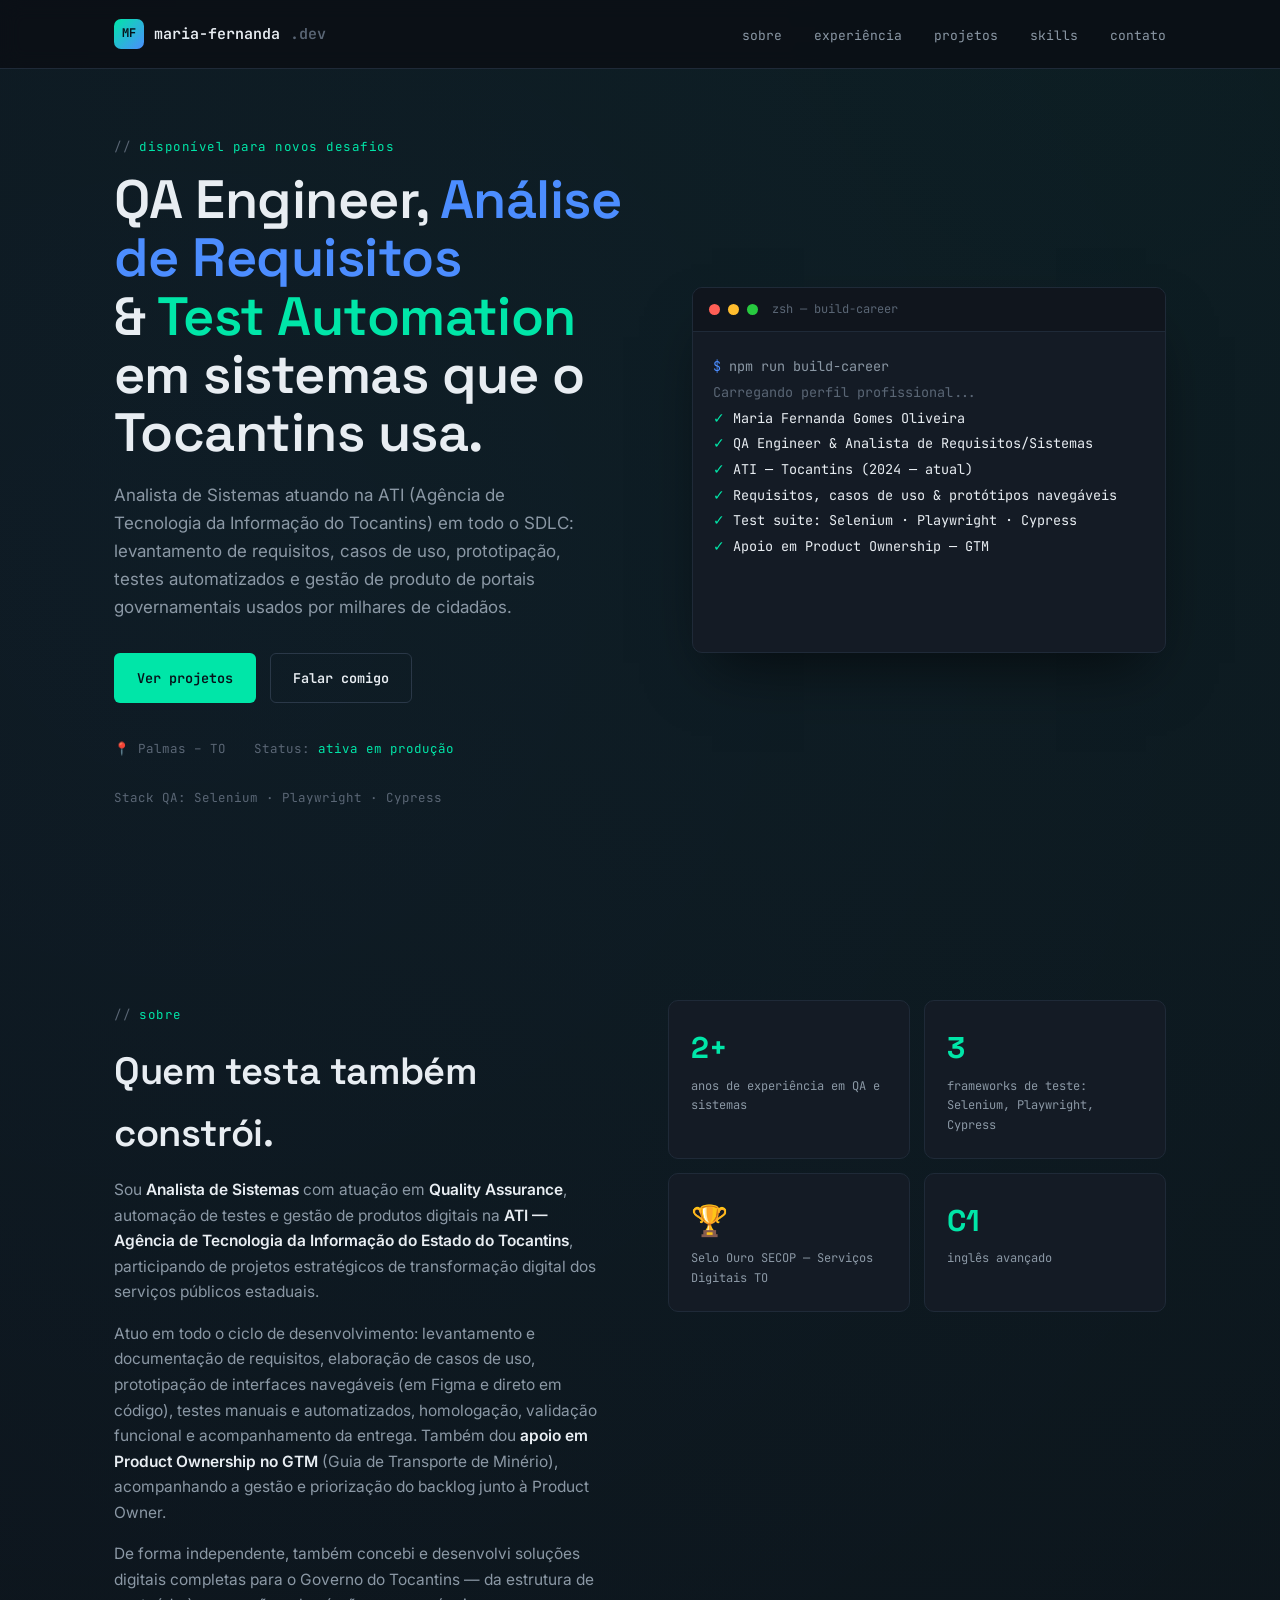
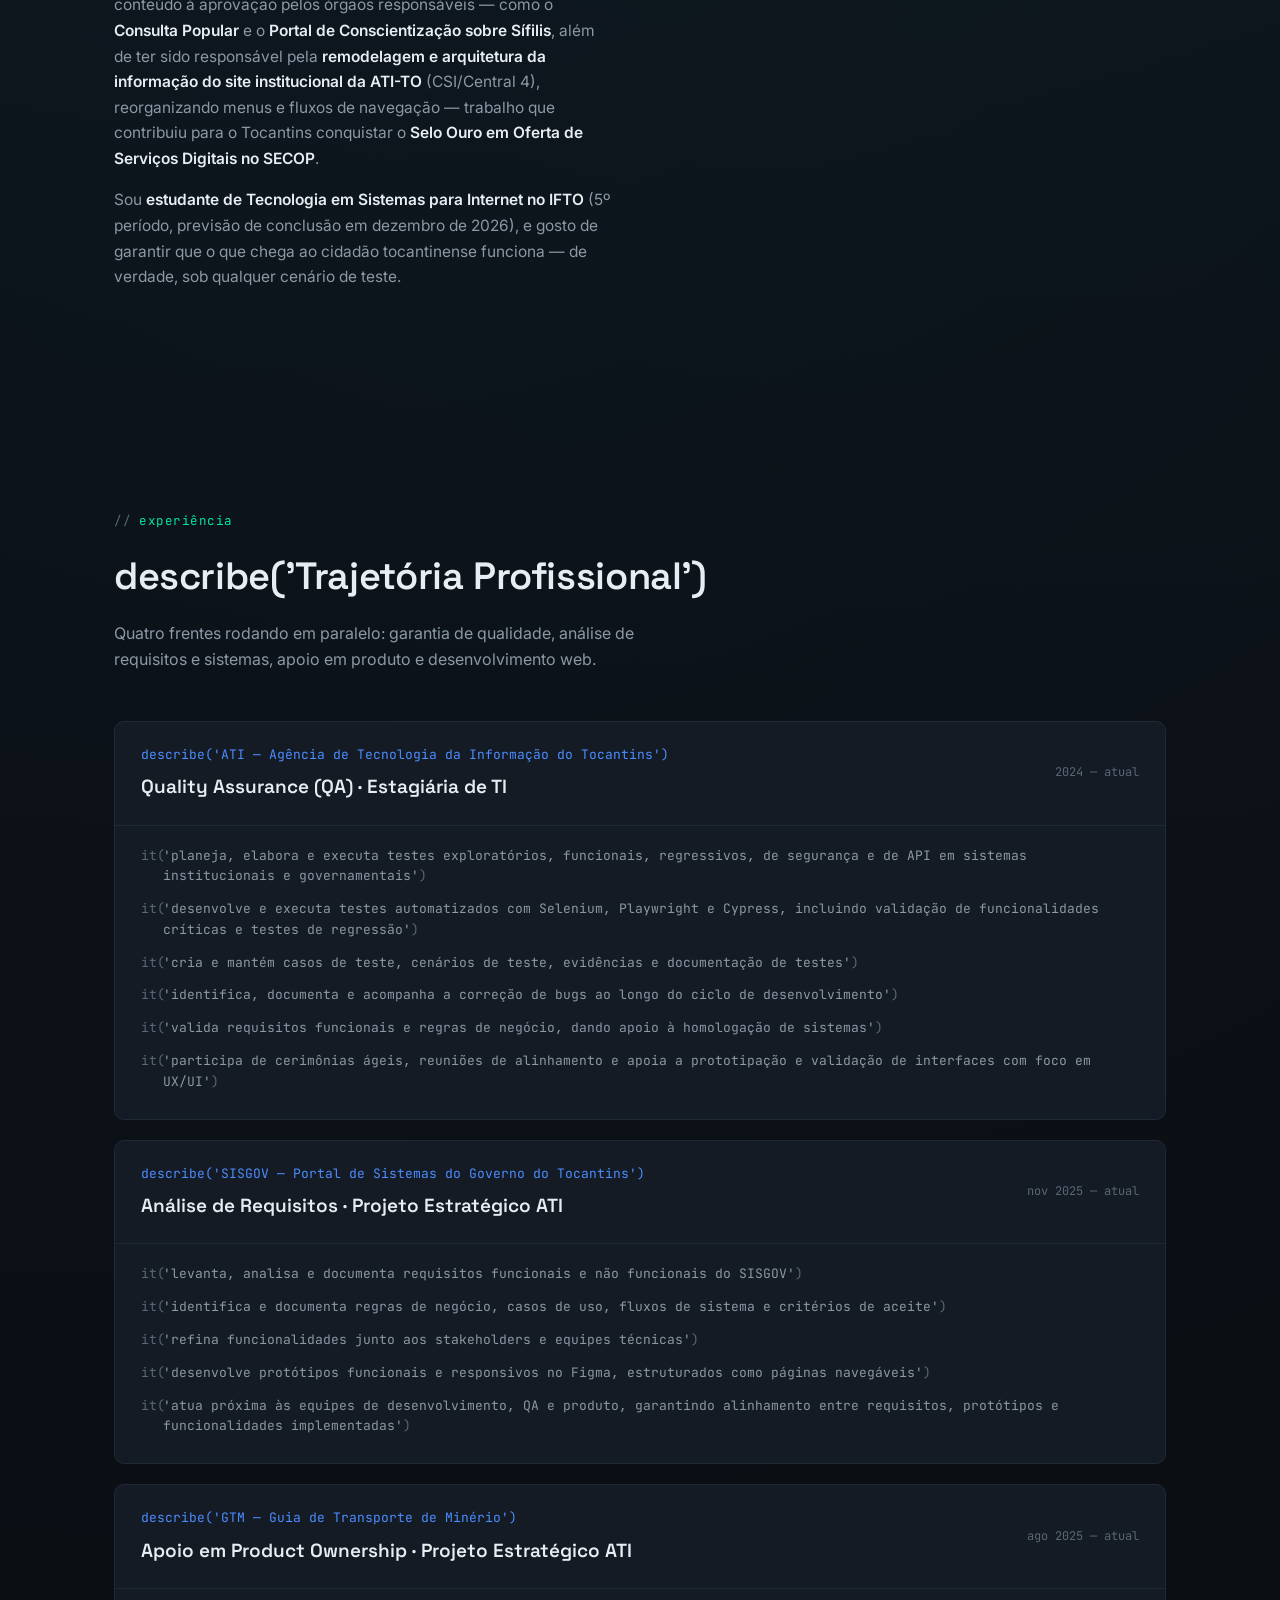
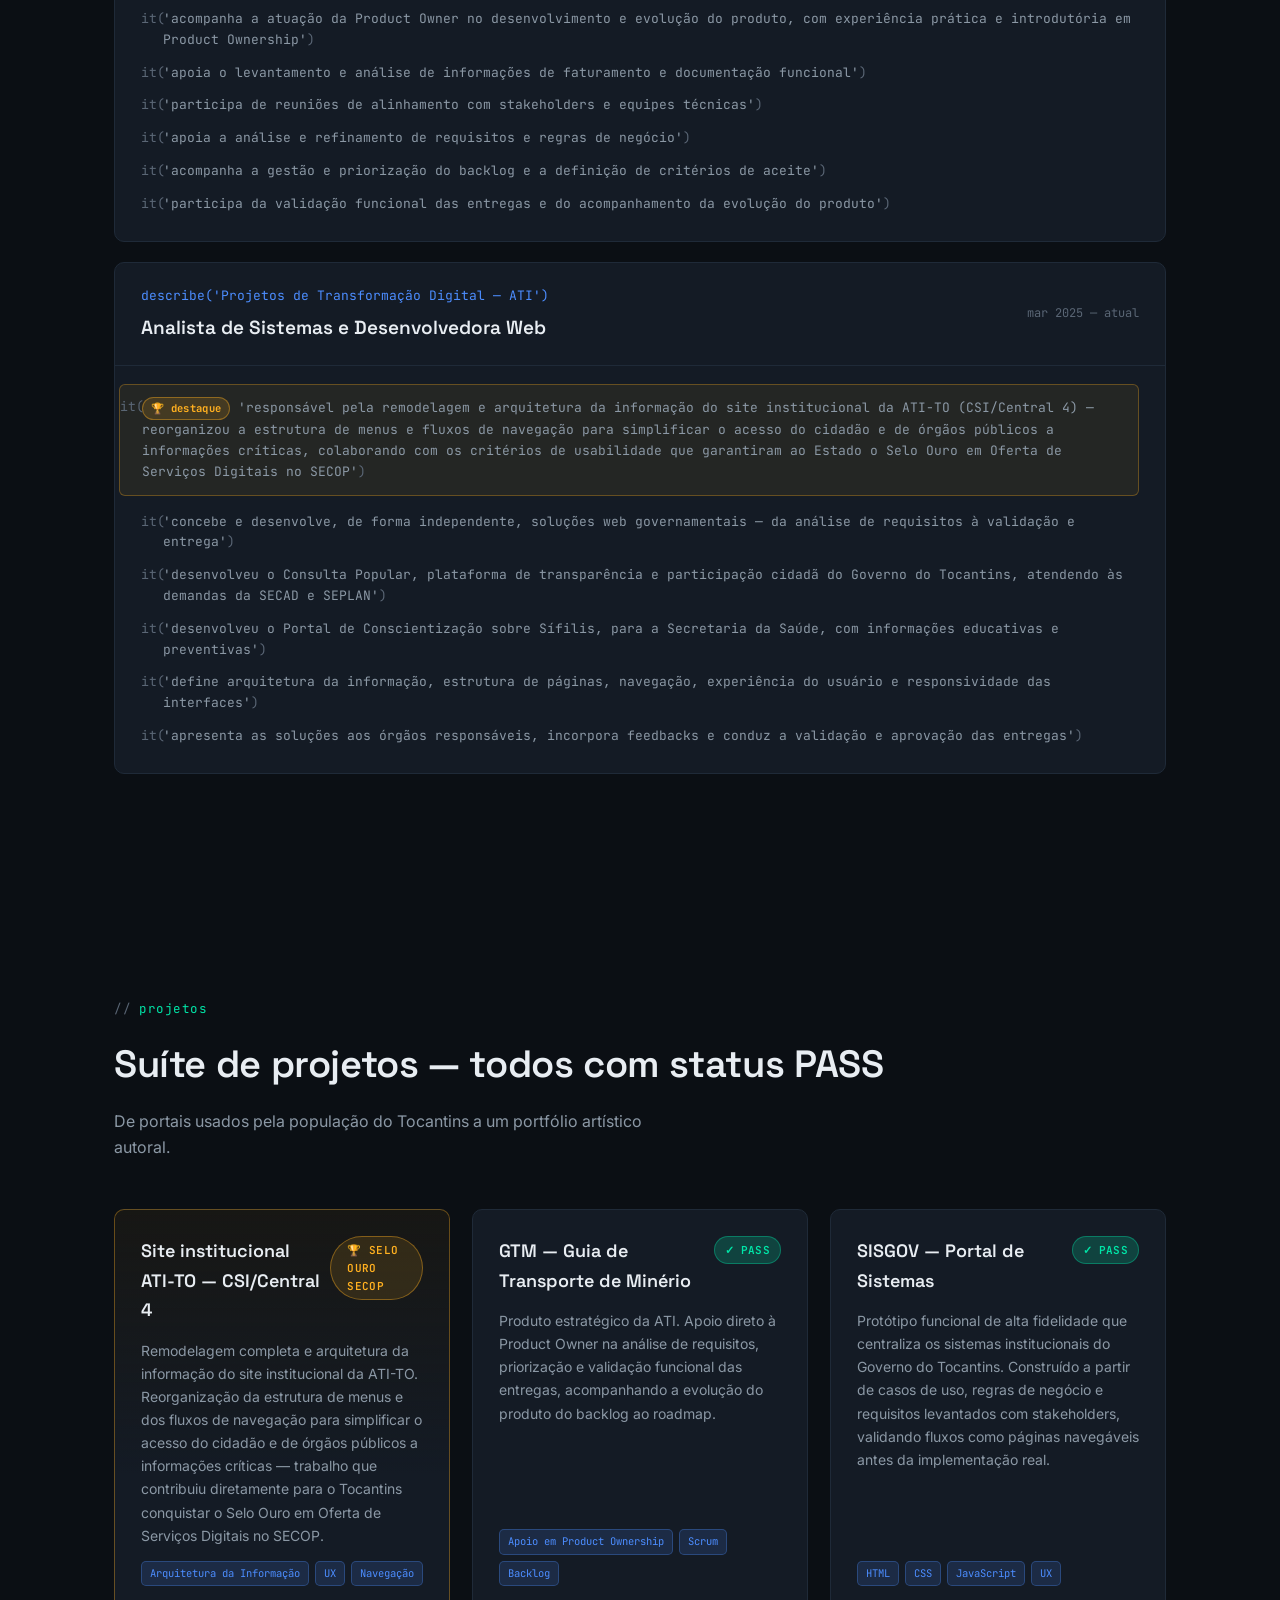
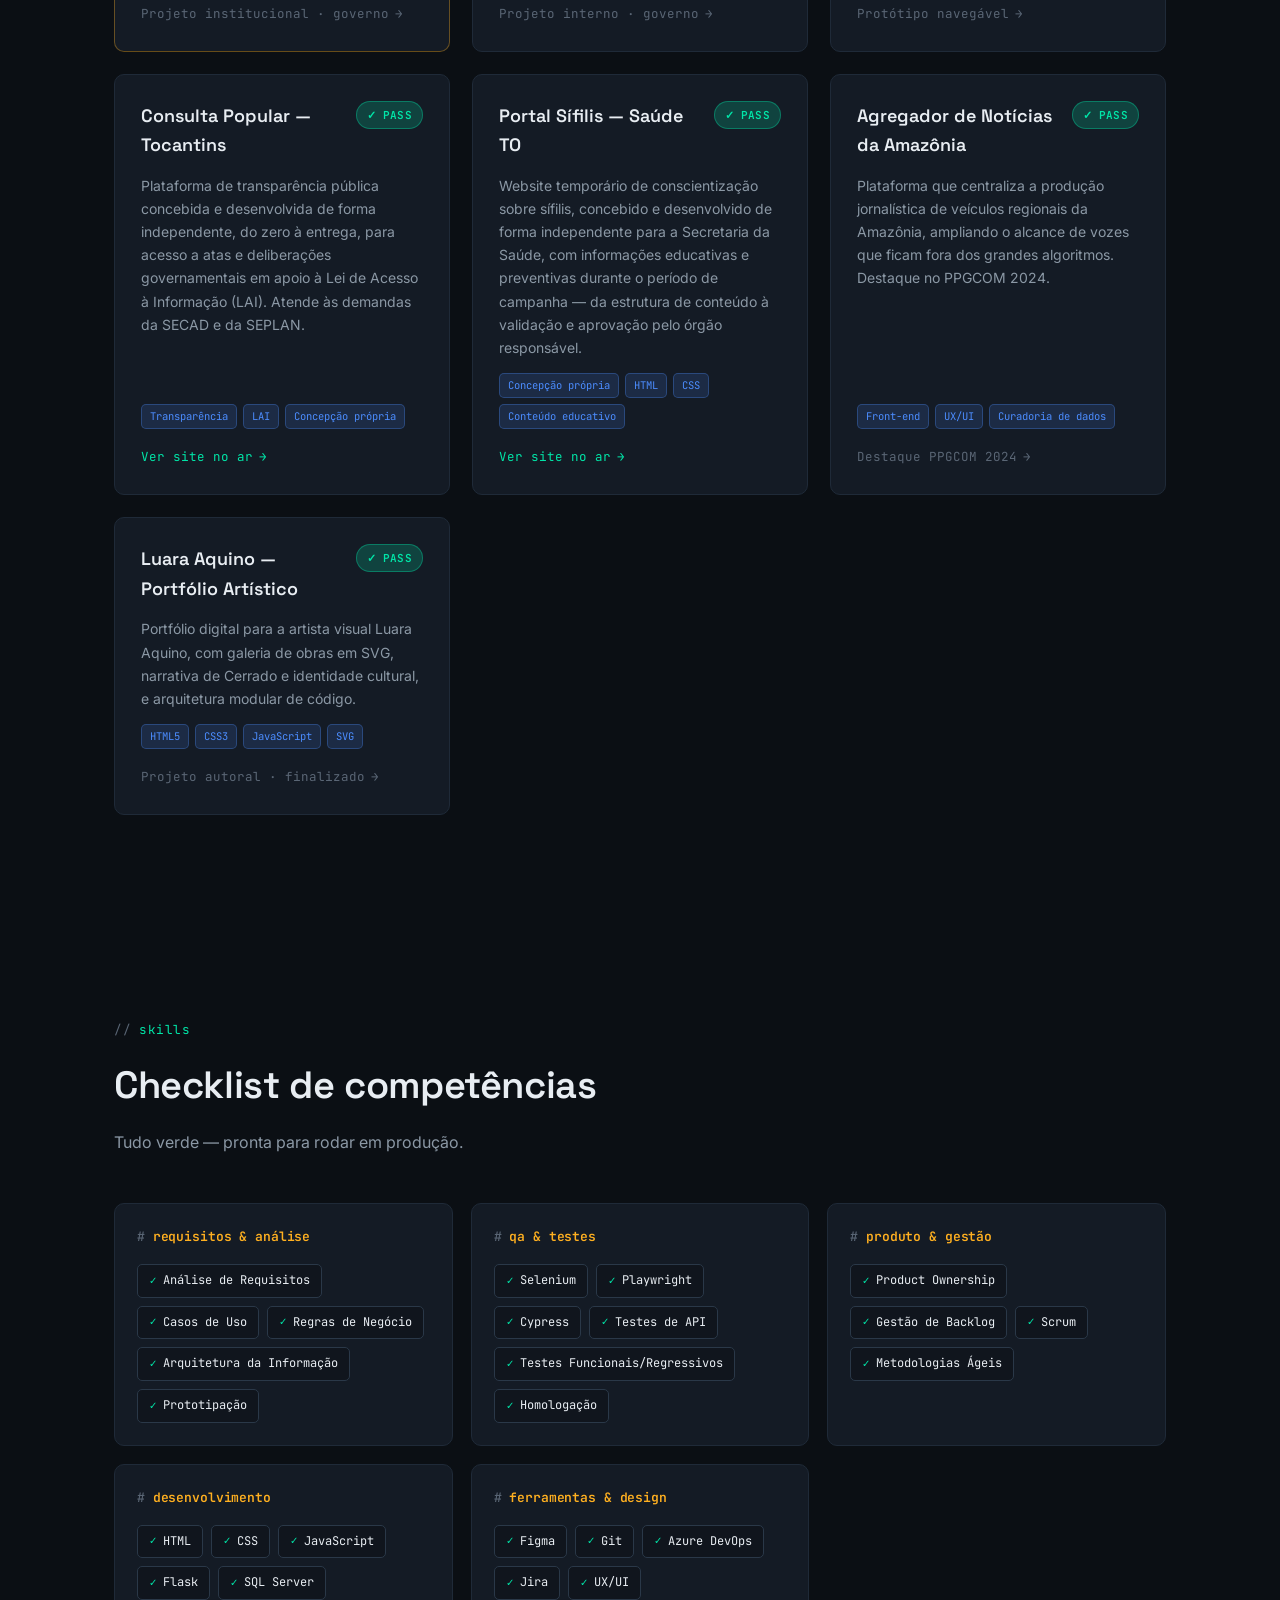
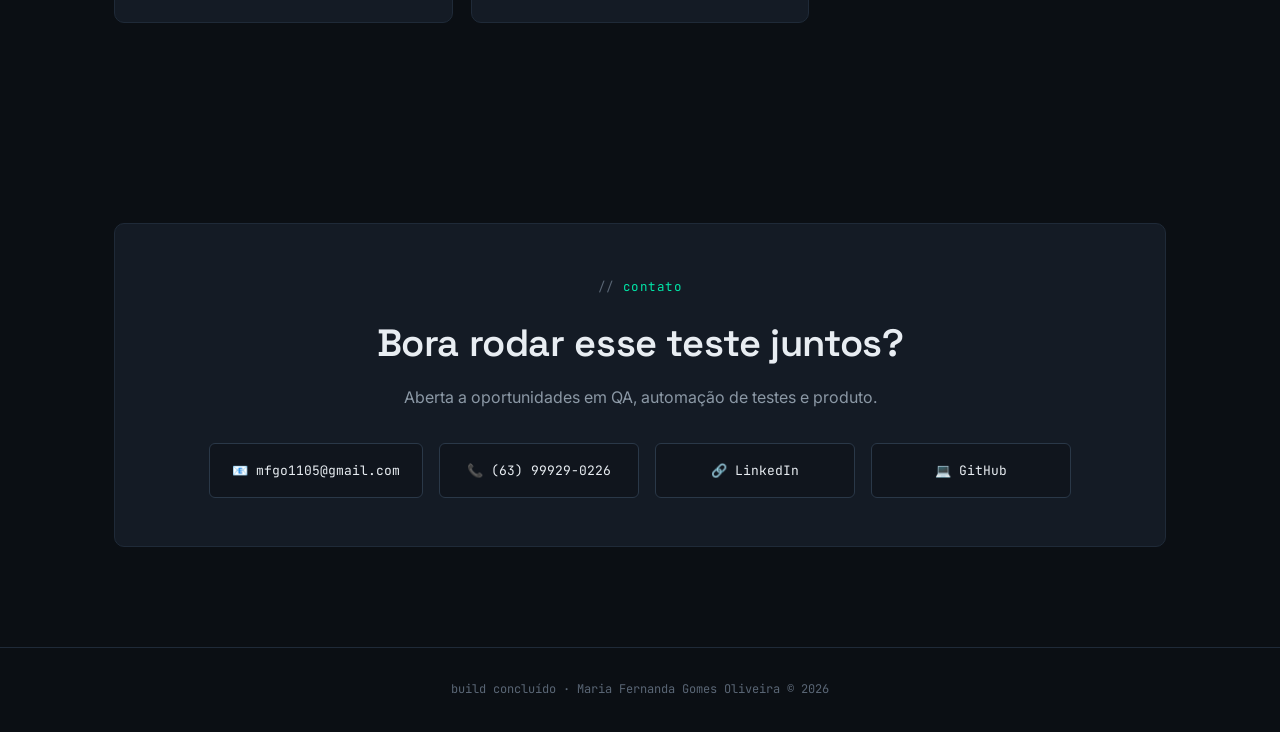
<file: index.html>
<!DOCTYPE html>
<html lang="pt-BR">
<head>
<meta charset="UTF-8">
<meta name="viewport" content="width=device-width, initial-scale=1.0">
<title>Maria Fernanda Gomes Oliveira — QA Engineer & Analista de Sistemas</title>
<meta name="description" content="Portfólio de Maria Fernanda Gomes Oliveira — QA Engineer, Test Automation e Analista de Sistemas. Projetos de transformação digital no Governo do Tocantins.">

<link rel="preconnect" href="https://fonts.googleapis.com">
<link rel="preconnect" href="https://fonts.gstatic.com" crossorigin>
<link href="https://fonts.googleapis.com/css2?family=Space+Grotesk:wght@500;600;700&family=Inter:wght@400;500;600&family=JetBrains+Mono:wght@400;500;600;700&display=swap" rel="stylesheet">

<link rel="stylesheet" href="style.css">
</head>
<body>

<header>
  <div class="container nav-inner">
    <a href="#top" class="logo">
      <span class="logo-mark">MF</span>
      maria-fernanda<span style="color:var(--text-faint)">.dev</span>
    </a>
    <nav>
      <ul id="navList">
        <li><a href="#sobre">sobre</a></li>
        <li><a href="#experiencia">experiência</a></li>
        <li><a href="#projetos">projetos</a></li>
        <li><a href="#skills">skills</a></li>
        <li><a href="#contato">contato</a></li>
      </ul>
    </nav>
    <button class="nav-toggle" id="navToggle" aria-label="Abrir menu">☰</button>
  </div>
</header>

<main id="top">

  <!-- ============ HERO ============ -->
  <section class="hero">
    <div class="container hero-grid">
      <div>
        <div class="eyebrow">disponível para novos desafios</div>
        <h1 class="hero-title">
          QA Engineer, <span class="hl-blue">Análise de Requisitos</span><br>
          &amp; <span class="hl-green">Test Automation</span><br>
          em sistemas que o Tocantins usa.
        </h1>
        <p class="hero-desc">
          Analista de Sistemas atuando na ATI (Agência de Tecnologia da Informação do Tocantins) em todo o SDLC: levantamento de requisitos, casos de uso, prototipação, testes automatizados e gestão de produto de portais governamentais usados por milhares de cidadãos.
        </p>
        <div class="hero-actions">
          <a href="#projetos" class="btn btn-primary">Ver projetos</a>
          <a href="#contato" class="btn btn-ghost">Falar comigo</a>
        </div>
        <div class="hero-meta">
          <div>📍 Palmas – TO</div>
          <div>Status: <span>ativa em produção</span></div>
          <div>Stack QA: Selenium · Playwright · Cypress</div>
        </div>
      </div>

      <div class="terminal">
        <div class="terminal-bar">
          <span class="dot dot-red"></span>
          <span class="dot dot-yellow"></span>
          <span class="dot dot-green"></span>
          <span class="terminal-title">zsh — build-career</span>
        </div>
        <div class="terminal-body" id="terminalBody"></div>
      </div>
    </div>
  </section>

  <!-- ============ SOBRE ============ -->
  <section id="sobre">
    <div class="container">
      <div class="about-grid">
        <div>
          <div class="eyebrow">sobre</div>
          <h2>Quem testa também constrói.</h2>
          <div class="about-text reveal">
            <p>
              Sou <strong>Analista de Sistemas</strong> com atuação em <strong>Quality Assurance</strong>, automação de testes e gestão de produtos digitais na <strong>ATI — Agência de Tecnologia da Informação do Estado do Tocantins</strong>, participando de projetos estratégicos de transformação digital dos serviços públicos estaduais.
            </p>
            <p>
              Atuo em todo o ciclo de desenvolvimento: levantamento e documentação de requisitos, elaboração de casos de uso, prototipação de interfaces navegáveis (em Figma e direto em código), testes manuais e automatizados, homologação, validação funcional e acompanhamento da entrega. Também dou <strong>apoio em Product Ownership no GTM</strong> (Guia de Transporte de Minério), acompanhando a gestão e priorização do backlog junto à Product Owner.
            </p>
            <p>
              De forma independente, também concebi e desenvolvi soluções digitais completas para o Governo do Tocantins — da estrutura de conteúdo à aprovação pelos órgãos responsáveis — como o <strong>Consulta Popular</strong> e o <strong>Portal de Conscientização sobre Sífilis</strong>, além de ter sido responsável pela <strong>remodelagem e arquitetura da informação do site institucional da ATI-TO</strong> (CSI/Central 4), reorganizando menus e fluxos de navegação — trabalho que contribuiu para o Tocantins conquistar o <strong>Selo Ouro em Oferta de Serviços Digitais no SECOP</strong>.
            </p>
            <p>
              Sou <strong>estudante de Tecnologia em Sistemas para Internet no IFTO</strong> (5º período, previsão de conclusão em dezembro de 2026), e gosto de garantir que o que chega ao cidadão tocantinense funciona — de verdade, sob qualquer cenário de teste.
            </p>
          </div>
        </div>

        <div class="stats-grid reveal">
          <div class="stat-card">
            <div class="stat-num">2+</div>
            <div class="stat-label">anos de experiência em QA e sistemas</div>
          </div>
          <div class="stat-card">
            <div class="stat-num">3</div>
            <div class="stat-label">frameworks de teste: Selenium, Playwright, Cypress</div>
          </div>
          <div class="stat-card">
            <div class="stat-num">🏆</div>
            <div class="stat-label">Selo Ouro SECOP — Serviços Digitais TO</div>
          </div>
          <div class="stat-card">
            <div class="stat-num">C1</div>
            <div class="stat-label">inglês avançado</div>
          </div>
        </div>
      </div>
    </div>
  </section>

  <!-- ============ EXPERIÊNCIA ============ -->
  <section id="experiencia">
    <div class="container">
      <div class="eyebrow">experiência</div>
      <h2>describe('Trajetória Profissional')</h2>
      <p class="section-sub">Quatro frentes rodando em paralelo: garantia de qualidade, análise de requisitos e sistemas, apoio em produto e desenvolvimento web.</p>

      <div class="exp-block reveal">
        <div class="exp-head">
          <div class="exp-head-left">
            <span class="exp-describe">describe('ATI — Agência de Tecnologia da Informação do Tocantins')</span>
            <span class="exp-role">Quality Assurance (QA) · Estagiária de TI</span>
          </div>
          <span class="exp-period">2024 — atual</span>
        </div>
        <div class="exp-body">
          <ul class="it-list">
            <li>'planeja, elabora e executa testes exploratórios, funcionais, regressivos, de segurança e de API em sistemas institucionais e governamentais'<span class="close-it">)</span></li>
            <li>'desenvolve e executa testes automatizados com Selenium, Playwright e Cypress, incluindo validação de funcionalidades críticas e testes de regressão'<span class="close-it">)</span></li>
            <li>'cria e mantém casos de teste, cenários de teste, evidências e documentação de testes'<span class="close-it">)</span></li>
            <li>'identifica, documenta e acompanha a correção de bugs ao longo do ciclo de desenvolvimento'<span class="close-it">)</span></li>
            <li>'valida requisitos funcionais e regras de negócio, dando apoio à homologação de sistemas'<span class="close-it">)</span></li>
            <li>'participa de cerimônias ágeis, reuniões de alinhamento e apoia a prototipação e validação de interfaces com foco em UX/UI'<span class="close-it">)</span></li>
          </ul>
        </div>
      </div>

      <div class="exp-block reveal">
        <div class="exp-head">
          <div class="exp-head-left">
            <span class="exp-describe">describe('SISGOV — Portal de Sistemas do Governo do Tocantins')</span>
            <span class="exp-role">Análise de Requisitos · Projeto Estratégico ATI</span>
          </div>
          <span class="exp-period">nov 2025 — atual</span>
        </div>
        <div class="exp-body">
          <ul class="it-list">
            <li>'levanta, analisa e documenta requisitos funcionais e não funcionais do SISGOV'<span class="close-it">)</span></li>
            <li>'identifica e documenta regras de negócio, casos de uso, fluxos de sistema e critérios de aceite'<span class="close-it">)</span></li>
            <li>'refina funcionalidades junto aos stakeholders e equipes técnicas'<span class="close-it">)</span></li>
            <li>'desenvolve protótipos funcionais e responsivos no Figma, estruturados como páginas navegáveis'<span class="close-it">)</span></li>
            <li>'atua próxima às equipes de desenvolvimento, QA e produto, garantindo alinhamento entre requisitos, protótipos e funcionalidades implementadas'<span class="close-it">)</span></li>
          </ul>
        </div>
      </div>

      <div class="exp-block reveal">
        <div class="exp-head">
          <div class="exp-head-left">
            <span class="exp-describe">describe('GTM — Guia de Transporte de Minério')</span>
            <span class="exp-role">Apoio em Product Ownership · Projeto Estratégico ATI</span>
          </div>
          <span class="exp-period">ago 2025 — atual</span>
        </div>
        <div class="exp-body">
          <ul class="it-list">
            <li>'acompanha a atuação da Product Owner no desenvolvimento e evolução do produto, com experiência prática e introdutória em Product Ownership'<span class="close-it">)</span></li>
            <li>'apoia o levantamento e análise de informações de faturamento e documentação funcional'<span class="close-it">)</span></li>
            <li>'participa de reuniões de alinhamento com stakeholders e equipes técnicas'<span class="close-it">)</span></li>
            <li>'apoia a análise e refinamento de requisitos e regras de negócio'<span class="close-it">)</span></li>
            <li>'acompanha a gestão e priorização do backlog e a definição de critérios de aceite'<span class="close-it">)</span></li>
            <li>'participa da validação funcional das entregas e do acompanhamento da evolução do produto'<span class="close-it">)</span></li>
          </ul>
        </div>
      </div>

      <div class="exp-block reveal">
        <div class="exp-head">
          <div class="exp-head-left">
            <span class="exp-describe">describe('Projetos de Transformação Digital — ATI')</span>
            <span class="exp-role">Analista de Sistemas e Desenvolvedora Web</span>
          </div>
          <span class="exp-period">mar 2025 — atual</span>
        </div>
        <div class="exp-body">
          <ul class="it-list it-list-featured">
            <li class="featured-item"><span class="featured-badge">🏆 destaque</span>'responsável pela remodelagem e arquitetura da informação do site institucional da ATI-TO (CSI/Central 4) — reorganizou a estrutura de menus e fluxos de navegação para simplificar o acesso do cidadão e de órgãos públicos a informações críticas, colaborando com os critérios de usabilidade que garantiram ao Estado o Selo Ouro em Oferta de Serviços Digitais no SECOP'<span class="close-it">)</span></li>
            <li>'concebe e desenvolve, de forma independente, soluções web governamentais — da análise de requisitos à validação e entrega'<span class="close-it">)</span></li>
            <li>'desenvolveu o Consulta Popular, plataforma de transparência e participação cidadã do Governo do Tocantins, atendendo às demandas da SECAD e SEPLAN'<span class="close-it">)</span></li>
            <li>'desenvolveu o Portal de Conscientização sobre Sífilis, para a Secretaria da Saúde, com informações educativas e preventivas'<span class="close-it">)</span></li>
            <li>'define arquitetura da informação, estrutura de páginas, navegação, experiência do usuário e responsividade das interfaces'<span class="close-it">)</span></li>
            <li>'apresenta as soluções aos órgãos responsáveis, incorpora feedbacks e conduz a validação e aprovação das entregas'<span class="close-it">)</span></li>
          </ul>
        </div>
      </div>
    </div>
  </section>

  <!-- ============ PROJETOS ============ -->
  <section id="projetos">
    <div class="container">
      <div class="eyebrow">projetos</div>
      <h2>Suíte de projetos — todos com status PASS</h2>
      <p class="section-sub">De portais usados pela população do Tocantins a um portfólio artístico autoral.</p>

      <div class="proj-grid">

        <div class="proj-card proj-card-featured reveal">
          <div class="proj-top">
            <span class="proj-title">Site institucional ATI-TO — CSI/Central 4</span>
            <span class="pass-badge pass-badge-gold">🏆 SELO OURO SECOP</span>
          </div>
          <p class="proj-desc">Remodelagem completa e arquitetura da informação do site institucional da ATI-TO. Reorganização da estrutura de menus e dos fluxos de navegação para simplificar o acesso do cidadão e de órgãos públicos a informações críticas — trabalho que contribuiu diretamente para o Tocantins conquistar o Selo Ouro em Oferta de Serviços Digitais no SECOP.</p>
          <div class="proj-tags">
            <span class="tag">Arquitetura da Informação</span>
            <span class="tag">UX</span>
            <span class="tag">Navegação</span>
          </div>
          <span class="proj-link disabled">Projeto institucional · governo</span>
        </div>

        <div class="proj-card reveal">
          <div class="proj-top">
            <span class="proj-title">GTM — Guia de Transporte de Minério</span>
            <span class="pass-badge">PASS</span>
          </div>
          <p class="proj-desc">Produto estratégico da ATI. Apoio direto à Product Owner na análise de requisitos, priorização e validação funcional das entregas, acompanhando a evolução do produto do backlog ao roadmap.</p>
          <div class="proj-tags">
            <span class="tag">Apoio em Product Ownership</span>
            <span class="tag">Scrum</span>
            <span class="tag">Backlog</span>
          </div>
          <span class="proj-link disabled">Projeto interno · governo</span>
        </div>

        <div class="proj-card reveal">
          <div class="proj-top">
            <span class="proj-title">SISGOV — Portal de Sistemas</span>
            <span class="pass-badge">PASS</span>
          </div>
          <p class="proj-desc">Protótipo funcional de alta fidelidade que centraliza os sistemas institucionais do Governo do Tocantins. Construído a partir de casos de uso, regras de negócio e requisitos levantados com stakeholders, validando fluxos como páginas navegáveis antes da implementação real.</p>
          <div class="proj-tags">
            <span class="tag">HTML</span>
            <span class="tag">CSS</span>
            <span class="tag">JavaScript</span>
            <span class="tag">UX</span>
          </div>
          <span class="proj-link disabled">Protótipo navegável</span>
        </div>

        <div class="proj-card reveal">
          <div class="proj-top">
            <span class="proj-title">Consulta Popular — Tocantins</span>
            <span class="pass-badge">PASS</span>
          </div>
          <p class="proj-desc">Plataforma de transparência pública concebida e desenvolvida de forma independente, do zero à entrega, para acesso a atas e deliberações governamentais em apoio à Lei de Acesso à Informação (LAI). Atende às demandas da SECAD e da SEPLAN.</p>
          <div class="proj-tags">
            <span class="tag">Transparência</span>
            <span class="tag">LAI</span>
            <span class="tag">Concepção própria</span>
          </div>
          <a href="https://consultapopular.to.gov.br" target="_blank" rel="noopener" class="proj-link">Ver site no ar</a>
        </div>

        <div class="proj-card reveal">
          <div class="proj-top">
            <span class="proj-title">Portal Sífilis — Saúde TO</span>
            <span class="pass-badge">PASS</span>
          </div>
          <p class="proj-desc">Website temporário de conscientização sobre sífilis, concebido e desenvolvido de forma independente para a Secretaria da Saúde, com informações educativas e preventivas durante o período de campanha — da estrutura de conteúdo à validação e aprovação pelo órgão responsável.</p>
          <div class="proj-tags">
            <span class="tag">Concepção própria</span>
            <span class="tag">HTML</span>
            <span class="tag">CSS</span>
            <span class="tag">Conteúdo educativo</span>
          </div>
          <a href="https://sifilis.saude.to.gov.br" target="_blank" rel="noopener" class="proj-link">Ver site no ar</a>
        </div>

        <div class="proj-card reveal">
          <div class="proj-top">
            <span class="proj-title">Agregador de Notícias da Amazônia</span>
            <span class="pass-badge">PASS</span>
          </div>
          <p class="proj-desc">Plataforma que centraliza a produção jornalística de veículos regionais da Amazônia, ampliando o alcance de vozes que ficam fora dos grandes algoritmos. Destaque no PPGCOM 2024.</p>
          <div class="proj-tags">
            <span class="tag">Front-end</span>
            <span class="tag">UX/UI</span>
            <span class="tag">Curadoria de dados</span>
          </div>
          <span class="proj-link disabled">Destaque PPGCOM 2024</span>
        </div>

        <div class="proj-card reveal">
          <div class="proj-top">
            <span class="proj-title">Luara Aquino — Portfólio Artístico</span>
            <span class="pass-badge">PASS</span>
          </div>
          <p class="proj-desc">Portfólio digital para a artista visual Luara Aquino, com galeria de obras em SVG, narrativa de Cerrado e identidade cultural, e arquitetura modular de código.</p>
          <div class="proj-tags">
            <span class="tag">HTML5</span>
            <span class="tag">CSS3</span>
            <span class="tag">JavaScript</span>
            <span class="tag">SVG</span>
          </div>
          <span class="proj-link disabled">Projeto autoral · finalizado</span>
        </div>

      </div>
    </div>
  </section>

  <!-- ============ SKILLS ============ -->
  <section id="skills">
    <div class="container">
      <div class="eyebrow">skills</div>
      <h2>Checklist de competências</h2>
      <p class="section-sub">Tudo verde — pronta para rodar em produção.</p>

      <div class="skills-grid">
        <div class="skill-block reveal">
          <h3>requisitos &amp; análise</h3>
          <div class="skill-tags">
            <span class="skill-pill">Análise de Requisitos</span>
            <span class="skill-pill">Casos de Uso</span>
            <span class="skill-pill">Regras de Negócio</span>
            <span class="skill-pill">Arquitetura da Informação</span>
            <span class="skill-pill">Prototipação</span>
          </div>
        </div>

        <div class="skill-block reveal">
          <h3>qa &amp; testes</h3>
          <div class="skill-tags">
            <span class="skill-pill">Selenium</span>
            <span class="skill-pill">Playwright</span>
            <span class="skill-pill">Cypress</span>
            <span class="skill-pill">Testes de API</span>
            <span class="skill-pill">Testes Funcionais/Regressivos</span>
            <span class="skill-pill">Homologação</span>
          </div>
        </div>

        <div class="skill-block reveal">
          <h3>produto &amp; gestão</h3>
          <div class="skill-tags">
            <span class="skill-pill">Product Ownership</span>
            <span class="skill-pill">Gestão de Backlog</span>
            <span class="skill-pill">Scrum</span>
            <span class="skill-pill">Metodologias Ágeis</span>
          </div>
        </div>

        <div class="skill-block reveal">
          <h3>desenvolvimento</h3>
          <div class="skill-tags">
            <span class="skill-pill">HTML</span>
            <span class="skill-pill">CSS</span>
            <span class="skill-pill">JavaScript</span>
            <span class="skill-pill">Flask</span>
            <span class="skill-pill">SQL Server</span>
          </div>
        </div>

        <div class="skill-block reveal">
          <h3>ferramentas &amp; design</h3>
          <div class="skill-tags">
            <span class="skill-pill">Figma</span>
            <span class="skill-pill">Git</span>
            <span class="skill-pill">Azure DevOps</span>
            <span class="skill-pill">Jira</span>
            <span class="skill-pill">UX/UI</span>
          </div>
        </div>
      </div>
    </div>
  </section>

  <!-- ============ CONTATO ============ -->
  <section id="contato">
    <div class="container">
      <div class="contact-wrap reveal">
        <div class="eyebrow" style="justify-content:center">contato</div>
        <h2>Bora rodar esse teste juntos?</h2>
        <p class="section-sub" style="margin:0 auto;text-align:center">Aberta a oportunidades em QA, automação de testes e produto.</p>
        <div class="contact-links">
          <a href="mailto:mfgo1105@gmail.com" class="contact-card">📧 mfgo1105@gmail.com</a>
          <a href="tel:+5563999290226" class="contact-card">📞 (63) 99929-0226</a>
          <a href="https://linkedin.com/in/maria-fernanda-gomes-oliveira-189984264" target="_blank" rel="noopener" class="contact-card">🔗 LinkedIn</a>
          <a href="https://github.com/MariaFernanda1105" target="_blank" rel="noopener" class="contact-card">💻 GitHub</a>
        </div>
      </div>
    </div>
  </section>

</main>

<footer>
  <div class="container">
    build concluído · Maria Fernanda Gomes Oliveira © 2026
  </div>
</footer>

<script src="script.js"></script>
</body>
</html>
</file>
<file: style.css>
/* ============================================
   MARIA FERNANDA GOMES OLIVEIRA — PORTFÓLIO
   Conceito: relatório de suíte de testes
   ============================================ */

:root {
  /* Cores */
  --bg: #0B0F14;
  --bg-elevated: #10151D;
  --bg-card: #141B25;
  --bg-card-hover: #182030;
  --border: #1F2A38;
  --border-light: #2A3848;

  --text: #E8EDF2;
  --text-muted: #8B98A5;
  --text-faint: #5A6675;

  --accent-green: #00E6A8;
  --accent-green-dim: #00E6A833;
  --accent-blue: #4C8DFF;
  --accent-blue-dim: #4C8DFF26;
  --accent-amber: #FFB020;

  /* Tipografia */
  --font-display: 'Space Grotesk', sans-serif;
  --font-body: 'Inter', sans-serif;
  --font-mono: 'JetBrains Mono', monospace;

  /* Espaçamento */
  --container: 1100px;
  --radius: 10px;
  --radius-sm: 6px;
}

* { margin: 0; padding: 0; box-sizing: border-box; }

html { scroll-behavior: smooth; }

@media (prefers-reduced-motion: reduce) {
  html { scroll-behavior: auto; }
  *, *::before, *::after { animation-duration: 0.01ms !important; animation-iteration-count: 1 !important; transition-duration: 0.01ms !important; }
}

body {
  background: var(--bg);
  color: var(--text);
  font-family: var(--font-body);
  font-size: 16px;
  line-height: 1.65;
  -webkit-font-smoothing: antialiased;
  background-image:
    radial-gradient(circle at 15% 8%, rgba(76,141,255,0.06), transparent 40%),
    radial-gradient(circle at 85% 0%, rgba(0,230,168,0.05), transparent 35%);
}

a { color: inherit; text-decoration: none; }

img, svg { display: block; max-width: 100%; }

::selection { background: var(--accent-green-dim); color: var(--accent-green); }

:focus-visible {
  outline: 2px solid var(--accent-green);
  outline-offset: 3px;
  border-radius: 4px;
}

.container {
  max-width: var(--container);
  margin: 0 auto;
  padding: 0 24px;
}

.eyebrow {
  display: inline-flex;
  align-items: center;
  gap: 8px;
  font-family: var(--font-mono);
  font-size: 12.5px;
  letter-spacing: 0.04em;
  color: var(--accent-green);
  margin-bottom: 14px;
}

.eyebrow::before { content: '//'; color: var(--text-faint); }

h1, h2, h3 {
  font-family: var(--font-display);
  font-weight: 600;
  letter-spacing: -0.01em;
  color: var(--text);
}

h2 {
  font-size: clamp(28px, 4vw, 38px);
  margin-bottom: 12px;
}

.section-sub {
  color: var(--text-muted);
  font-size: 16px;
  max-width: 560px;
  margin-bottom: 48px;
}

section { padding: 100px 0; position: relative; }

.pass-badge {
  display: inline-flex;
  align-items: center;
  gap: 6px;
  font-family: var(--font-mono);
  font-size: 11px;
  font-weight: 600;
  letter-spacing: 0.03em;
  color: var(--accent-green);
  background: var(--accent-green-dim);
  border: 1px solid rgba(0,230,168,0.35);
  padding: 4px 10px;
  border-radius: 100px;
}

.pass-badge::before { content: '✓'; }

.pass-badge-gold {
  color: var(--accent-amber);
  background: rgba(255,176,32,0.12);
  border-color: rgba(255,176,32,0.4);
}
.pass-badge-gold::before { content: ''; }

/* ============ HEADER / NAV ============ */
header {
  position: fixed;
  top: 0; left: 0; right: 0;
  z-index: 100;
  background: rgba(11,15,20,0.85);
  backdrop-filter: blur(10px);
  border-bottom: 1px solid var(--border);
}

.nav-inner {
  display: flex;
  align-items: center;
  justify-content: space-between;
  height: 68px;
}

.logo {
  font-family: var(--font-mono);
  font-weight: 600;
  font-size: 15px;
  display: flex;
  align-items: center;
  gap: 10px;
}

.logo-mark {
  width: 30px; height: 30px;
  border-radius: 7px;
  background: linear-gradient(135deg, var(--accent-green), var(--accent-blue));
  display: flex; align-items: center; justify-content: center;
  font-size: 12px;
  color: #06121A;
  font-weight: 700;
}

nav ul {
  list-style: none;
  display: flex;
  gap: 32px;
}

nav a {
  font-family: var(--font-mono);
  font-size: 13px;
  color: var(--text-muted);
  transition: color 0.2s;
  position: relative;
}

nav a:hover { color: var(--text); }

.nav-toggle {
  display: none;
  background: none;
  border: none;
  color: var(--text);
  font-size: 22px;
  cursor: pointer;
}

/* ============ HERO ============ */
.hero {
  min-height: 100vh;
  display: flex;
  align-items: center;
  padding-top: 100px;
  padding-bottom: 60px;
}

.hero-grid {
  display: grid;
  grid-template-columns: 1.1fr 1fr;
  gap: 56px;
  align-items: center;
}

.hero-title {
  font-size: clamp(34px, 5.5vw, 54px);
  line-height: 1.08;
  margin-bottom: 18px;
}

.hero-title .hl-green { color: var(--accent-green); }
.hero-title .hl-blue { color: var(--accent-blue); }

.hero-desc {
  color: var(--text-muted);
  font-size: 17px;
  max-width: 480px;
  margin-bottom: 32px;
}

.hero-actions {
  display: flex;
  gap: 14px;
  flex-wrap: wrap;
  margin-bottom: 36px;
}

.btn {
  font-family: var(--font-mono);
  font-size: 13.5px;
  font-weight: 600;
  padding: 13px 22px;
  border-radius: var(--radius-sm);
  cursor: pointer;
  transition: all 0.2s ease;
  border: 1px solid transparent;
  display: inline-flex;
  align-items: center;
  gap: 8px;
}

.btn-primary {
  background: var(--accent-green);
  color: #06121A;
}
.btn-primary:hover { background: #1FF0BA; transform: translateY(-2px); }

.btn-ghost {
  background: transparent;
  border-color: var(--border-light);
  color: var(--text);
}
.btn-ghost:hover { border-color: var(--accent-blue); color: var(--accent-blue); }

.hero-meta {
  display: flex;
  gap: 28px;
  font-family: var(--font-mono);
  font-size: 12.5px;
  color: var(--text-faint);
  flex-wrap: wrap;
}

.hero-meta span { color: var(--accent-green); }

/* Terminal */
.terminal {
  background: var(--bg-card);
  border: 1px solid var(--border);
  border-radius: var(--radius);
  box-shadow: 0 30px 60px -20px rgba(0,0,0,0.6);
  overflow: hidden;
}

.terminal-bar {
  display: flex;
  align-items: center;
  gap: 8px;
  padding: 12px 16px;
  background: var(--bg-elevated);
  border-bottom: 1px solid var(--border);
}

.dot { width: 11px; height: 11px; border-radius: 50%; }
.dot-red { background: #FF5F56; }
.dot-yellow { background: #FFBD2E; }
.dot-green { background: #27C93F; }

.terminal-title {
  font-family: var(--font-mono);
  font-size: 12px;
  color: var(--text-faint);
  margin-left: 6px;
}

.terminal-body {
  padding: 22px 20px;
  font-family: var(--font-mono);
  font-size: 13.5px;
  line-height: 1.9;
  min-height: 320px;
}

.term-line { opacity: 0; transform: translateY(4px); animation: termIn 0.35s forwards; }
.term-line.cmd { color: var(--text-muted); }
.term-line.cmd::before { content: '$ '; color: var(--accent-blue); }
.term-line.pass { color: var(--text); }
.term-line.pass::before { content: '✓ '; color: var(--accent-green); }
.term-line.info { color: var(--text-faint); }
.term-line.result { color: var(--accent-green); margin-top: 6px; }

@keyframes termIn { to { opacity: 1; transform: translateY(0); } }

.cursor-blink {
  display: inline-block;
  width: 7px; height: 14px;
  background: var(--accent-green);
  margin-left: 4px;
  animation: blink 1s step-end infinite;
  vertical-align: middle;
}
@keyframes blink { 50% { opacity: 0; } }

/* ============ SOBRE ============ */
.about-grid {
  display: grid;
  grid-template-columns: 1fr 1fr;
  gap: 56px;
  align-items: start;
}

.about-text p { color: var(--text-muted); margin-bottom: 16px; font-size: 15.5px; }
.about-text strong { color: var(--text); font-weight: 600; }

.stats-grid {
  display: grid;
  grid-template-columns: 1fr 1fr;
  gap: 14px;
}

.stat-card {
  background: var(--bg-card);
  border: 1px solid var(--border);
  border-radius: var(--radius);
  padding: 22px;
  transition: border-color 0.2s, transform 0.2s;
}
.stat-card:hover { border-color: var(--accent-blue); transform: translateY(-3px); }

.stat-num {
  font-family: var(--font-display);
  font-size: 30px;
  font-weight: 700;
  color: var(--accent-green);
  margin-bottom: 4px;
}

.stat-label {
  font-family: var(--font-mono);
  font-size: 12px;
  color: var(--text-muted);
}

/* ============ EXPERIÊNCIA ============ */
.exp-block {
  background: var(--bg-card);
  border: 1px solid var(--border);
  border-radius: var(--radius);
  margin-bottom: 20px;
  overflow: hidden;
}

.exp-head {
  display: flex;
  align-items: center;
  justify-content: space-between;
  padding: 22px 26px;
  gap: 16px;
  flex-wrap: wrap;
}

.exp-head-left { display: flex; flex-direction: column; gap: 6px; }

.exp-describe {
  font-family: var(--font-mono);
  font-size: 13px;
  color: var(--accent-blue);
}

.exp-role {
  font-family: var(--font-display);
  font-size: 19px;
  font-weight: 600;
}

.exp-period {
  font-family: var(--font-mono);
  font-size: 12px;
  color: var(--text-faint);
  white-space: nowrap;
}

.exp-body {
  padding: 0 26px 26px 26px;
  border-top: 1px solid var(--border);
  padding-top: 20px;
}

.it-list { list-style: none; display: flex; flex-direction: column; gap: 12px; }

.it-list li {
  font-family: var(--font-mono);
  font-size: 13px;
  color: var(--text-muted);
  padding-left: 22px;
  position: relative;
  line-height: 1.6;
}

.it-list li::before {
  content: 'it(';
  position: absolute;
  left: 0;
  color: var(--text-faint);
}

.it-list li .close-it { color: var(--text-faint); }

.it-list-featured .featured-item {
  background: rgba(255,176,32,0.07);
  border: 1px solid rgba(255,176,32,0.3);
  border-radius: var(--radius-sm);
  padding: 12px 14px 12px 22px;
  margin: -2px 0 4px -22px;
  width: calc(100% + 22px);
}

.featured-badge {
  display: inline-block;
  font-family: var(--font-mono);
  font-size: 10.5px;
  font-weight: 700;
  letter-spacing: 0.03em;
  color: var(--accent-amber);
  background: rgba(255,176,32,0.15);
  border: 1px solid rgba(255,176,32,0.4);
  padding: 2px 8px;
  border-radius: 100px;
  margin-right: 8px;
  vertical-align: middle;
}

/* ============ PROJETOS ============ */
.proj-grid {
  display: grid;
  grid-template-columns: repeat(auto-fit, minmax(310px, 1fr));
  gap: 22px;
}

.proj-card {
  background: var(--bg-card);
  border: 1px solid var(--border);
  border-radius: var(--radius);
  padding: 26px;
  display: flex;
  flex-direction: column;
  gap: 14px;
  transition: transform 0.25s, border-color 0.25s, background 0.25s;
}

.proj-card:hover {
  transform: translateY(-4px);
  border-color: var(--accent-green);
  background: var(--bg-card-hover);
}

.proj-card-featured {
  border-color: rgba(255,176,32,0.35);
  background: linear-gradient(180deg, rgba(255,176,32,0.05), var(--bg-card) 60%);
}
.proj-card-featured:hover { border-color: var(--accent-amber); }

.proj-top {
  display: flex;
  justify-content: space-between;
  align-items: flex-start;
  gap: 10px;
}

.proj-title {
  font-family: var(--font-display);
  font-size: 18px;
  font-weight: 600;
}

.proj-desc { color: var(--text-muted); font-size: 14px; flex-grow: 1; }

.proj-tags { display: flex; gap: 6px; flex-wrap: wrap; }

.tag {
  font-family: var(--font-mono);
  font-size: 10.5px;
  color: var(--accent-blue);
  background: var(--accent-blue-dim);
  border: 1px solid rgba(76,141,255,0.3);
  padding: 3px 8px;
  border-radius: 5px;
}

.proj-link {
  font-family: var(--font-mono);
  font-size: 12.5px;
  color: var(--accent-green);
  display: inline-flex;
  align-items: center;
  gap: 6px;
  margin-top: 4px;
}
.proj-link:hover { text-decoration: underline; }
.proj-link::after { content: '→'; transition: transform 0.2s; }
.proj-link:hover::after { transform: translateX(3px); }

.proj-link.disabled {
  color: var(--text-faint);
  pointer-events: none;
}

/* ============ SKILLS ============ */
.skills-grid {
  display: grid;
  grid-template-columns: repeat(auto-fit, minmax(250px, 1fr));
  gap: 18px;
}

.skill-block {
  background: var(--bg-card);
  border: 1px solid var(--border);
  border-radius: var(--radius);
  padding: 22px;
}

.skill-block h3 {
  font-family: var(--font-mono);
  font-size: 13px;
  color: var(--accent-amber);
  margin-bottom: 16px;
  text-transform: lowercase;
}

.skill-block h3::before { content: '# '; color: var(--text-faint); }

.skill-tags { display: flex; flex-wrap: wrap; gap: 8px; }

.skill-pill {
  font-family: var(--font-mono);
  font-size: 12px;
  color: var(--text);
  background: var(--bg-elevated);
  border: 1px solid var(--border-light);
  padding: 6px 11px;
  border-radius: 5px;
  display: flex;
  align-items: center;
  gap: 6px;
}
.skill-pill::before { content: '✓'; color: var(--accent-green); font-size: 10px; }

/* ============ CONTATO ============ */
.contact-wrap {
  background: var(--bg-card);
  border: 1px solid var(--border);
  border-radius: var(--radius);
  padding: 48px;
  text-align: center;
}

.contact-wrap h2 { margin-bottom: 10px; }

.contact-links {
  display: flex;
  justify-content: center;
  gap: 16px;
  flex-wrap: wrap;
  margin-top: 32px;
}

.contact-card {
  background: var(--bg-elevated);
  border: 1px solid var(--border-light);
  border-radius: var(--radius-sm);
  padding: 16px 22px;
  font-family: var(--font-mono);
  font-size: 13px;
  display: flex;
  align-items: center;
  gap: 10px;
  transition: border-color 0.2s, color 0.2s;
  min-width: 200px;
  justify-content: center;
}
.contact-card:hover { border-color: var(--accent-green); color: var(--accent-green); }

footer {
  border-top: 1px solid var(--border);
  padding: 32px 0;
  text-align: center;
  font-family: var(--font-mono);
  font-size: 12px;
  color: var(--text-faint);
}

/* ============ REVEAL ON SCROLL ============ */
.reveal {
  opacity: 0;
  transform: translateY(18px);
  transition: opacity 0.6s ease, transform 0.6s ease;
}
.reveal.is-visible { opacity: 1; transform: translateY(0); }

/* ============ RESPONSIVE ============ */
@media (max-width: 880px) {
  .hero-grid, .about-grid { grid-template-columns: 1fr; }
  .hero { padding-top: 120px; }
  .terminal { order: -1; }
}

@media (max-width: 680px) {
  nav ul {
    position: fixed;
    top: 68px; left: 0; right: 0;
    background: var(--bg-elevated);
    border-bottom: 1px solid var(--border);
    flex-direction: column;
    padding: 18px 24px;
    gap: 18px;
    transform: translateY(-110%);
    transition: transform 0.25s ease;
  }
  nav ul.open { transform: translateY(0); }
  .nav-toggle { display: block; }
  section { padding: 64px 0; }
  .contact-wrap { padding: 32px 20px; }
  .stats-grid { grid-template-columns: 1fr 1fr; }
}

@media (max-width: 420px) {
  .stats-grid { grid-template-columns: 1fr; }
}
</file>
